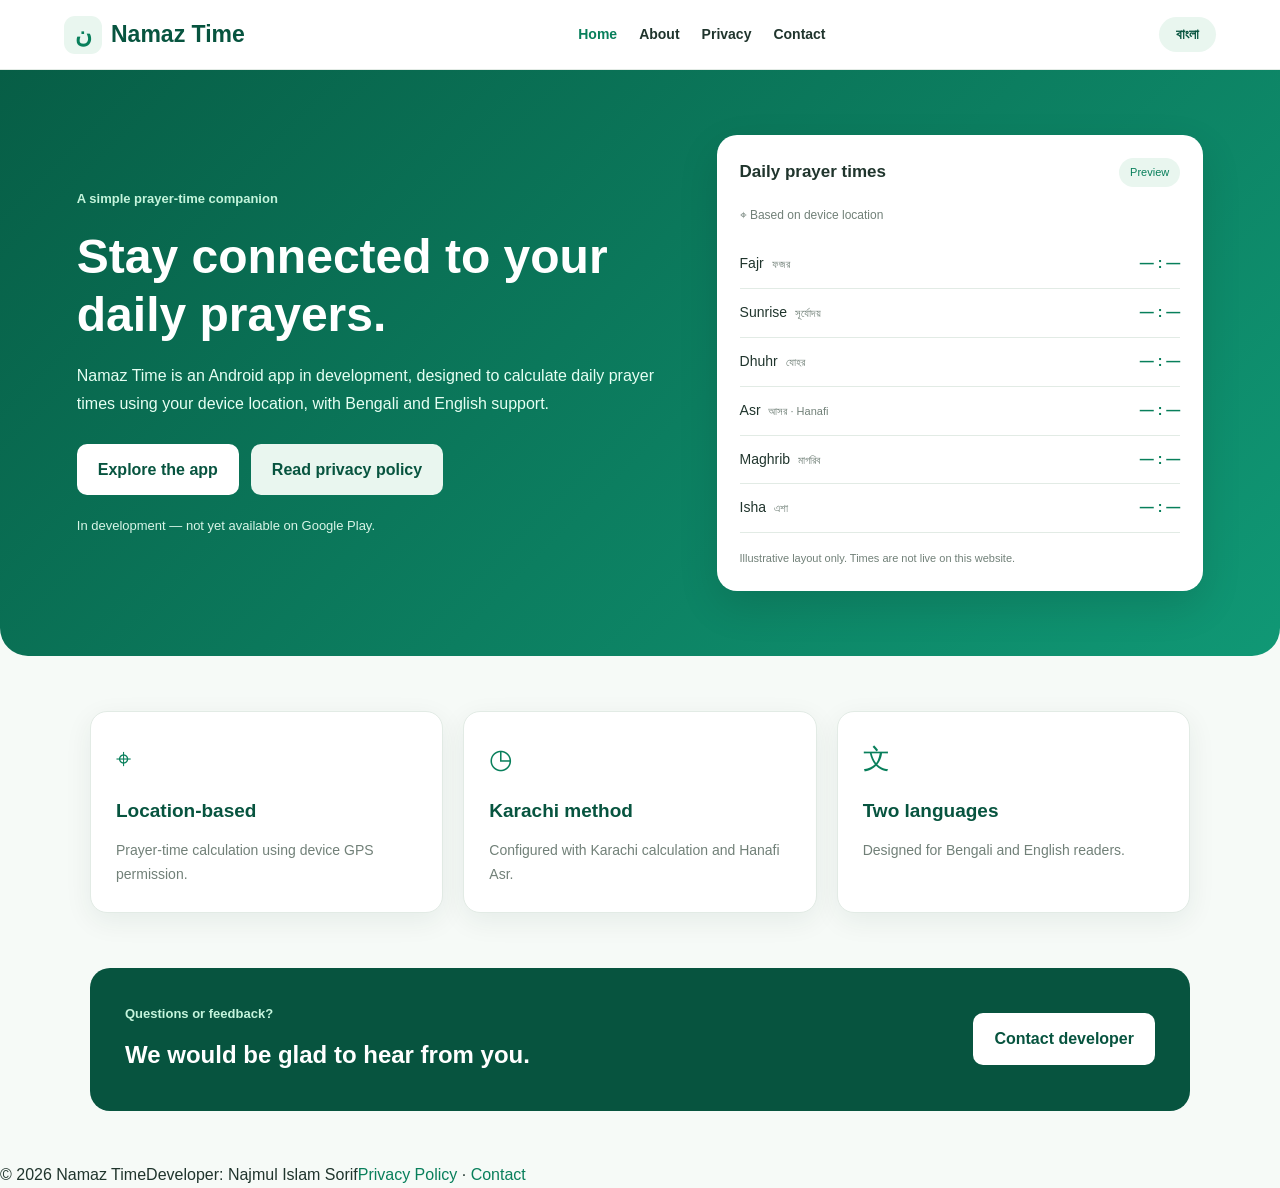
<file: index.html>
<!doctype html><html lang="en"><head><meta charset="utf-8"><meta name="viewport" content="width=device-width,initial-scale=1"><meta name="description" content="Namaz Time — GPS-based prayer times with Karachi calculation method and Hanafi Asr, in Bengali and English."><meta name="theme-color" content="#0d4a3d"><link rel="stylesheet" href="styles.css"><title>Namaz Time — Prayer Times Made Simple</title>
<meta property="og:title" content="Namaz Time — Prayer Times Made Simple">
<meta property="og:type" content="website"><link rel="icon" type="image/svg+xml" href="favicon.svg">
  <link rel="stylesheet" href="styles.css"><script defer src="site.js"></script></head><body>
<a class="skip-link" href="#main" data-en="Skip to content" data-bn="মূল অংশে যান">Skip to content</a>
<header class="site-header"><a class="brand" href="index.html"><span class="brand-mark">ن</span>Namaz Time</a><nav aria-label="Main navigation"><a class="active" href="index.html" data-en="Home" data-bn="হোম">Home</a><a href="about.html" data-en="About" data-bn="অ্যাপ সম্পর্কে">About</a><a href="privacy.html" data-en="Privacy" data-bn="গোপনীয়তা">Privacy</a><a href="contact.html" data-en="Contact" data-bn="যোগাযোগ">Contact</a></nav><button class="lang-toggle" type="button">বাংলা</button></header>
<main id="main"><section class="hero"><div><p class="eyebrow" data-en="A simple prayer-time companion" data-bn="সহজ নামাজের সময়সূচির সঙ্গী">A simple prayer-time companion</p><h1 data-en="Stay connected to your daily prayers." data-bn="প্রতিদিনের নামাজের সময় জেনে থাকুন।">Stay connected to your daily prayers.</h1><p class="lead" data-en="Namaz Time is an Android app in development, designed to calculate daily prayer times using your device location, with Bengali and English support." data-bn="Namaz Time একটি নির্মাণাধীন Android অ্যাপ। এটি আপনার ডিভাইসের অবস্থান ব্যবহার করে দৈনিক নামাজের সময় হিসাব করার জন্য তৈরি হচ্ছে; বাংলা ও ইংরেজি—দুই ভাষাই থাকবে।">Namaz Time is an Android app in development, designed to calculate daily prayer times using your device location, with Bengali and English support.</p><div class="actions"><a class="button primary" href="about.html" data-en="Explore the app" data-bn="অ্যাপ সম্পর্কে জানুন">Explore the app</a><a class="button secondary" href="privacy.html" data-en="Read privacy policy" data-bn="গোপনীয়তা নীতি পড়ুন">Read privacy policy</a></div><p class="status"><i></i><span data-en="In development — not yet available on Google Play." data-bn="এখনো নির্মাণাধীন — Google Play-তে প্রকাশিত হয়নি।">In development — not yet available on Google Play.</span></p></div><div class="prayer-card"><div class="card-top"><b data-en="Daily prayer times" data-bn="দৈনিক নামাজের সময়">Daily prayer times</b><span class="pill" data-en="Preview" data-bn="নমুনা">Preview</span></div><p class="location">⌖ <span data-en="Based on device location" data-bn="ডিভাইসের অবস্থান অনুযায়ী">Based on device location</span></p><div class="prayer-row"><span>Fajr <small>ফজর</small></span><b>— : —</b></div><div class="prayer-row"><span>Sunrise <small>সূর্যোদয়</small></span><b>— : —</b></div><div class="prayer-row"><span>Dhuhr <small>যোহর</small></span><b>— : —</b></div><div class="prayer-row"><span>Asr <small>আসর · Hanafi</small></span><b>— : —</b></div><div class="prayer-row"><span>Maghrib <small>মাগরিব</small></span><b>— : —</b></div><div class="prayer-row"><span>Isha <small>এশা</small></span><b>— : —</b></div><p class="preview" data-en="Illustrative layout only. Times are not live on this website." data-bn="এটি শুধু ডিজাইনের নমুনা। এই ওয়েবসাইটে লাইভ সময় দেখানো হচ্ছে না।">Illustrative layout only. Times are not live on this website.</p></div></section>
<section class="features"><article><span>⌖</span><h2 data-en="Location-based" data-bn="অবস্থানভিত্তিক">Location-based</h2><p data-en="Prayer-time calculation using device GPS permission." data-bn="ডিভাইসের GPS অনুমতি নিয়ে নামাজের সময় হিসাব।">Prayer-time calculation using device GPS permission.</p></article><article><span>◷</span><h2 data-en="Karachi method" data-bn="করাচি পদ্ধতি">Karachi method</h2><p data-en="Configured with Karachi calculation and Hanafi Asr." data-bn="করাচি ক্যালকুলেশন পদ্ধতি এবং হানাফি আসর সেটিং।">Configured with Karachi calculation and Hanafi Asr.</p></article><article><span>文</span><h2 data-en="Two languages" data-bn="দুই ভাষা">Two languages</h2><p data-en="Designed for Bengali and English readers." data-bn="বাংলা ও ইংরেজি ভাষাভাষীদের জন্য তৈরি।">Designed for Bengali and English readers.</p></article></section><section class="cta"><div><p class="eyebrow" data-en="Questions or feedback?" data-bn="প্রশ্ন বা মতামত আছে?">Questions or feedback?</p><h2 data-en="We would be glad to hear from you." data-bn="আপনার মতামত জানাতে পারেন।">We would be glad to hear from you.</h2></div><a class="button light" href="contact.html" data-en="Contact developer" data-bn="ডেভেলপারের সাথে যোগাযোগ">Contact developer</a></section></main>
<footer><span>© <span id="year">2026</span> Namaz Time</span><span>Developer: Najmul Islam Sorif</span><span><a href="privacy.html">Privacy Policy</a> · <a href="contact.html">Contact</a></span></footer><script src="site.js"></script></body></html>
</file>
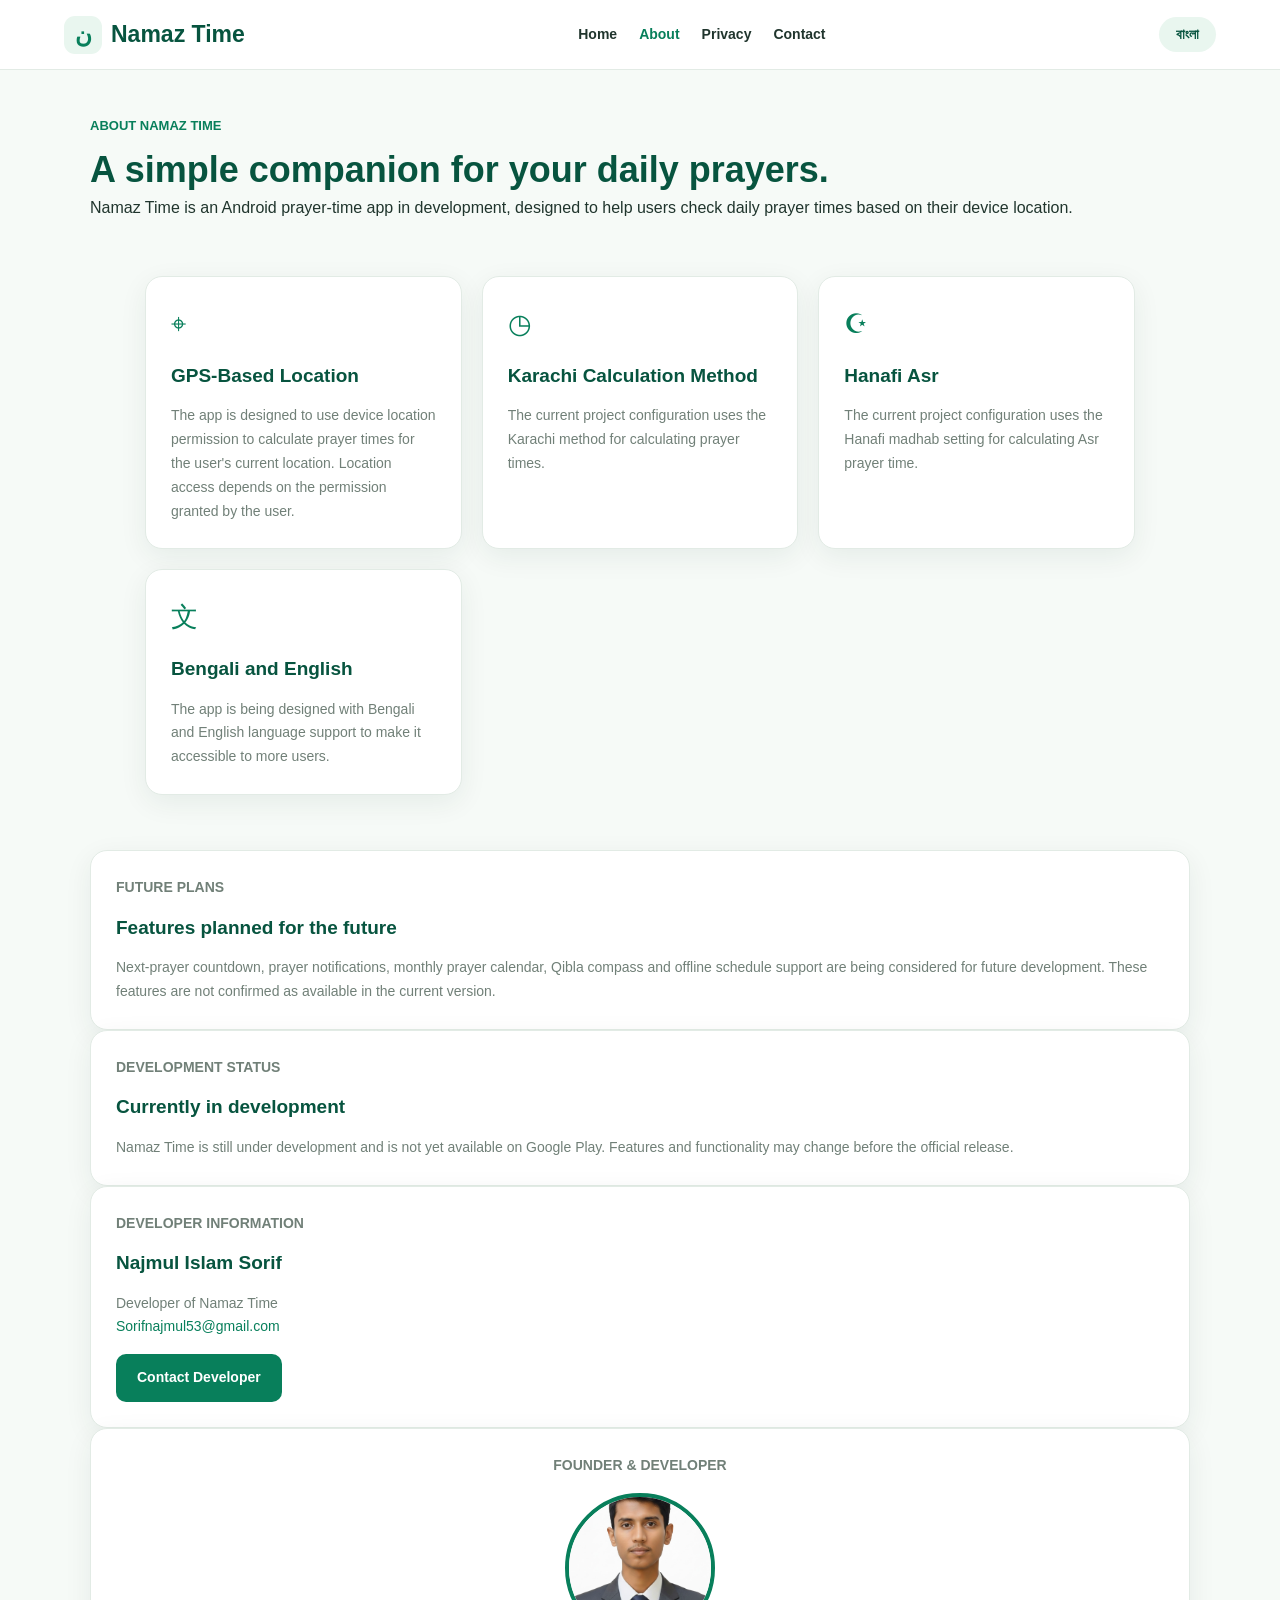
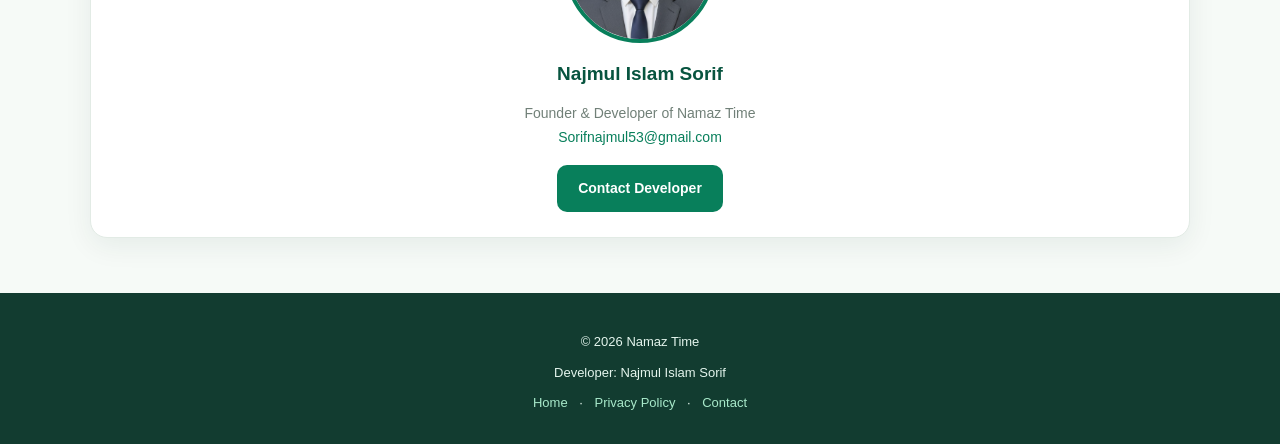
<file: about.html>
<!doctype html>
<html lang="en">
<head>
<meta charset="utf-8">
<meta name="viewport" content="width=device-width,initial-scale=1">
<meta name="description" content="Learn about Namaz Time, its GPS-based prayer-time calculation, Karachi method, Hanafi Asr and language support.">
<meta name="theme-color" content="#0d4a3d">
<title>About the App — Namaz Time</title>
<meta property="og:title" content="About — Namaz Time">
<meta property="og:type" content="website">
<link rel="icon" type="image/svg+xml" href="favicon.svg">
<link rel="stylesheet" href="styles.css">
<script defer src="site.js"></script>
</head>

<body>

<a class="skip-link" href="#main"
data-en="Skip to content"
data-bn="মূল অংশে যান">Skip to content</a>

<header class="site-header">
<a class="brand" href="index.html">
<span class="brand-mark">ن</span>
Namaz Time
</a>

<nav aria-label="Main navigation">
<a href="index.html" data-en="Home" data-bn="হোম">Home</a>
<a class="active" href="about.html" data-en="About" data-bn="অ্যাপ সম্পর্কে">About</a>
<a href="privacy.html" data-en="Privacy" data-bn="গোপনীয়তা">Privacy</a>
<a href="contact.html" data-en="Contact" data-bn="যোগাযোগ">Contact</a>
</nav>

<button class="lang-toggle" type="button">বাংলা</button>
</header>

<main id="main" class="page-main">

<section class="page-heading">
<p class="eyebrow"
data-en="ABOUT NAMAZ TIME"
data-bn="NAMAZ TIME সম্পর্কে">ABOUT NAMAZ TIME</p>

<h1 data-en="A simple companion for your daily prayers."
data-bn="প্রতিদিনের নামাজের জন্য একটি সহজ সঙ্গী।">
A simple companion for your daily prayers.
</h1>

<p class="lead"
data-en="Namaz Time is an Android prayer-time app in development, designed to help users check daily prayer times based on their device location."
data-bn="Namaz Time একটি নির্মাণাধীন Android নামাজের সময়সূচির অ্যাপ। ডিভাইসের অবস্থানের ভিত্তিতে দৈনিক নামাজের সময় জানতে এটি তৈরি করা হচ্ছে।">
Namaz Time is an Android prayer-time app in development, designed to help users check daily prayer times based on their device location.
</p>
</section>

<section class="features">

<article>
<span>⌖</span>
<h2 data-en="GPS-Based Location"
data-bn="GPS-ভিত্তিক অবস্থান">GPS-Based Location</h2>
<p data-en="The app is designed to use device location permission to calculate prayer times for the user's current location. Location access depends on the permission granted by the user."
data-bn="ব্যবহারকারীর বর্তমান অবস্থানের জন্য নামাজের সময় হিসাব করতে অ্যাপটি ডিভাইসের লোকেশন অনুমতি ব্যবহার করার জন্য তৈরি হচ্ছে। লোকেশন ব্যবহারের বিষয়টি ব্যবহারকারীর দেওয়া অনুমতির ওপর নির্ভর করবে।">
The app is designed to use device location permission to calculate prayer times for the user's current location. Location access depends on the permission granted by the user.
</p>
</article>

<article>
<span>◷</span>
<h2 data-en="Karachi Calculation Method"
data-bn="করাচি ক্যালকুলেশন পদ্ধতি">Karachi Calculation Method</h2>
<p data-en="The current project configuration uses the Karachi method for calculating prayer times."
data-bn="বর্তমান প্রজেক্টের সেটিংসে নামাজের সময় হিসাবের জন্য করাচি পদ্ধতি ব্যবহার করা হয়েছে।">
The current project configuration uses the Karachi method for calculating prayer times.
</p>
</article>

<article>
<span>☪</span>
<h2 data-en="Hanafi Asr"
data-bn="হানাফি আসর">Hanafi Asr</h2>
<p data-en="The current project configuration uses the Hanafi madhab setting for calculating Asr prayer time."
data-bn="বর্তমান প্রজেক্টে আসরের নামাজের সময় হিসাবের জন্য হানাফি মাযহাবের সেটিং ব্যবহার করা হয়েছে।">
The current project configuration uses the Hanafi madhab setting for calculating Asr prayer time.
</p>
</article>

<article>
<span>文</span>
<h2 data-en="Bengali and English"
data-bn="বাংলা ও ইংরেজি">Bengali and English</h2>
<p data-en="The app is being designed with Bengali and English language support to make it accessible to more users."
data-bn="আরও বেশি ব্যবহারকারীর সুবিধার জন্য অ্যাপটিতে বাংলা ও ইংরেজি ভাষার সাপোর্ট রাখা হচ্ছে।">
The app is being designed with Bengali and English language support to make it accessible to more users.
</p>
</article>

</section>

<section class="card">
<p class="eyebrow"
data-en="FUTURE PLANS"
data-bn="ভবিষ্যৎ পরিকল্পনা">FUTURE PLANS</p>

<h2 data-en="Features planned for the future"
data-bn="ভবিষ্যতে যুক্ত করার পরিকল্পিত ফিচার">
Features planned for the future
</h2>

<p data-en="Next-prayer countdown, prayer notifications, monthly prayer calendar, Qibla compass and offline schedule support are being considered for future development. These features are not confirmed as available in the current version."
data-bn="পরবর্তী নামাজের কাউন্টডাউন, নামাজের নোটিফিকেশন, মাসিক নামাজের ক্যালেন্ডার, কিবলা কম্পাস এবং অফলাইন সময়সূচি ভবিষ্যতে যুক্ত করার পরিকল্পনায় রয়েছে। এগুলো বর্তমান সংস্করণে চালু ফিচার হিসেবে নিশ্চিত নয়।">
Next-prayer countdown, prayer notifications, monthly prayer calendar, Qibla compass and offline schedule support are being considered for future development. These features are not confirmed as available in the current version.
</p>
</section>

<section class="card">
<p class="eyebrow"
data-en="DEVELOPMENT STATUS"
data-bn="নির্মাণের অবস্থা">DEVELOPMENT STATUS</p>

<h2 data-en="Currently in development"
data-bn="বর্তমানে নির্মাণাধীন">Currently in development</h2>

<p data-en="Namaz Time is still under development and is not yet available on Google Play. Features and functionality may change before the official release."
data-bn="Namaz Time এখনো নির্মাণাধীন এবং Google Play-তে প্রকাশিত হয়নি। অফিসিয়াল প্রকাশের আগে ফিচার ও কার্যকারিতায় পরিবর্তন হতে পারে।">
Namaz Time is still under development and is not yet available on Google Play. Features and functionality may change before the official release.
</p>
</section>
<section class="card">
<p class="eyebrow"
data-en="DEVELOPER INFORMATION"
data-bn="ডেভেলপারের তথ্য">DEVELOPER INFORMATION</p>

<h2>Najmul Islam Sorif</h2>

<p data-en="Developer of Namaz Time"
data-bn="Namaz Time অ্যাপের ডেভেলপার">
Developer of Namaz Time
</p>

<p>
<a href="mailto:Sorifnajmul53@gmail.com">
Sorifnajmul53@gmail.com
</a>
</p>

<p style="margin-top:15px">
<a class="button primary" href="contact.html"
data-en="Contact Developer"
data-bn="ডেভেলপারের সাথে যোগাযোগ">
Contact Developer
</a>
</p>
</section>

<section class="card" style="text-align:center">

<p class="eyebrow"
data-en="FOUNDER & DEVELOPER"
data-bn="প্রতিষ্ঠাতা ও ডেভেলপার">
FOUNDER & DEVELOPER
</p>

<img
src="1764591651197.jpeg"
alt="Najmul Islam Sorif - Founder and Developer of Namaz Time"
style="width:150px;height:150px;object-fit:cover;border-radius:50%;border:4px solid #087f5b;margin:15px auto;display:block"
>

<h2>Najmul Islam Sorif</h2>

<p data-en="Founder & Developer of Namaz Time"
data-bn="Namaz Time-এর প্রতিষ্ঠাতা ও ডেভেলপার">
Founder & Developer of Namaz Time
</p>

<p>
<a href="mailto:Sorifnajmul53@gmail.com">
Sorifnajmul53@gmail.com
</a>
</p>

<p style="margin-top:15px">
<a class="button primary" href="contact.html"
data-en="Contact Developer"
data-bn="ডেভেলপারের সাথে যোগাযোগ">
Contact Developer
</a>
</p>

</section>

</main>

<footer class="site-footer">
<p>© 2026 Namaz Time</p>
<p>Developer: Najmul Islam Sorif</p>
<p>
<a href="index.html">Home</a> ·
<a href="privacy.html">Privacy Policy</a> ·
<a href="contact.html">Contact</a>
</p>
</footer>

</body>
</html>
</file>
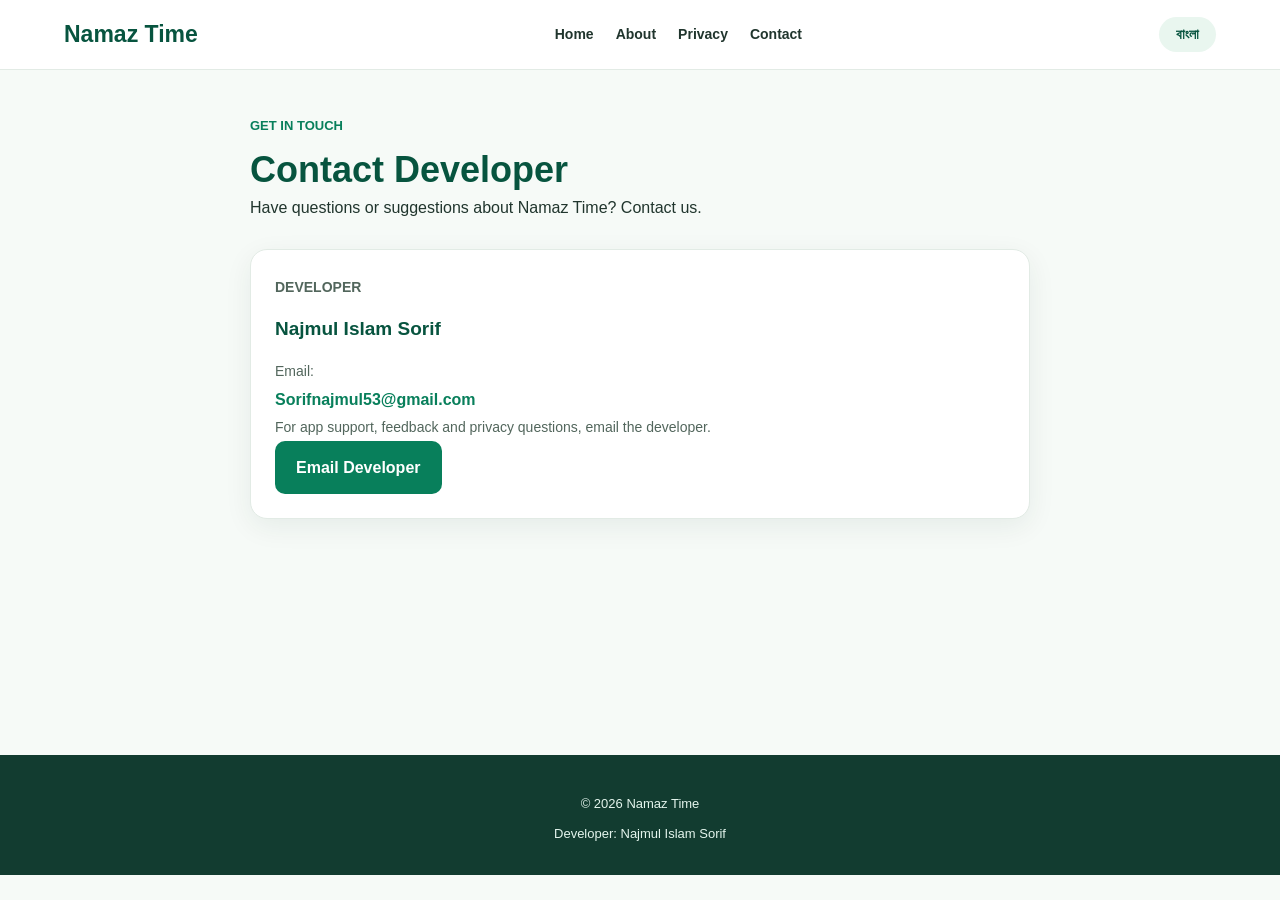
<file: contact.html>
<!DOCTYPE html>

<html lang="en">

<head>

  <meta charset="UTF-8">

  <meta name="viewport" content="width=device-width, initial-scale=1">

  <title>Contact Developer | Namaz Time</title>

  <meta name="description" content="Contact the Namaz Time app developer.">

  <link rel="stylesheet" href="styles.css">

  <script defer src="site.js"></script>

</head>

<body>

<header class="site-header">

  <a class="brand" href="index.html">Namaz Time</a>

  <nav>

    <a href="index.html">Home</a>

    <a href="about.html">About</a>

    <a href="privacy.html">Privacy</a>

    <a href="contact.html">Contact</a>

  </nav>

  <button class="lang-toggle" type="button">বাংলা</button>

</header>

<main class="page-main narrow">

  <section class="page-heading">

    <p class="eyebrow">GET IN TOUCH</p>

    <h1 data-en="Contact Developer"

        data-bn="ডেভেলপারের সাথে যোগাযোগ">

      Contact Developer

    </h1>

    <p data-en="Have questions or suggestions about Namaz Time? Contact us."

       data-bn="Namaz Time সম্পর্কে প্রশ্ন বা পরামর্শ থাকলে যোগাযোগ করুন।">

      Have questions or suggestions about Namaz Time? Contact us.

    </p>

  </section>

  <section class="policy-section">

    <p class="eyebrow">DEVELOPER</p>

    <h2>Najmul Islam Sorif</h2>

    <p>Email:</p>

    <a href="mailto:Sorifnajmul53@gmail.com">

      Sorifnajmul53@gmail.com

    </a>

    <p data-en="For app support, feedback and privacy questions, email the developer."

       data-bn="অ্যাপের সহায়তা, মতামত ও গোপনীয়তা সংক্রান্ত প্রশ্নে ইমেইল করুন।">

      For app support, feedback and privacy questions,

      email the developer.

    </p>

    <a class="button primary"

       href="mailto:Sorifnajmul53@gmail.com">

      Email Developer

    </a>

  </section>

</main>

<footer class="site-footer">

  <p>© 2026 Namaz Time</p>

  <p>Developer: Najmul Islam Sorif</p>

</footer>

</body>

</html>
</file>
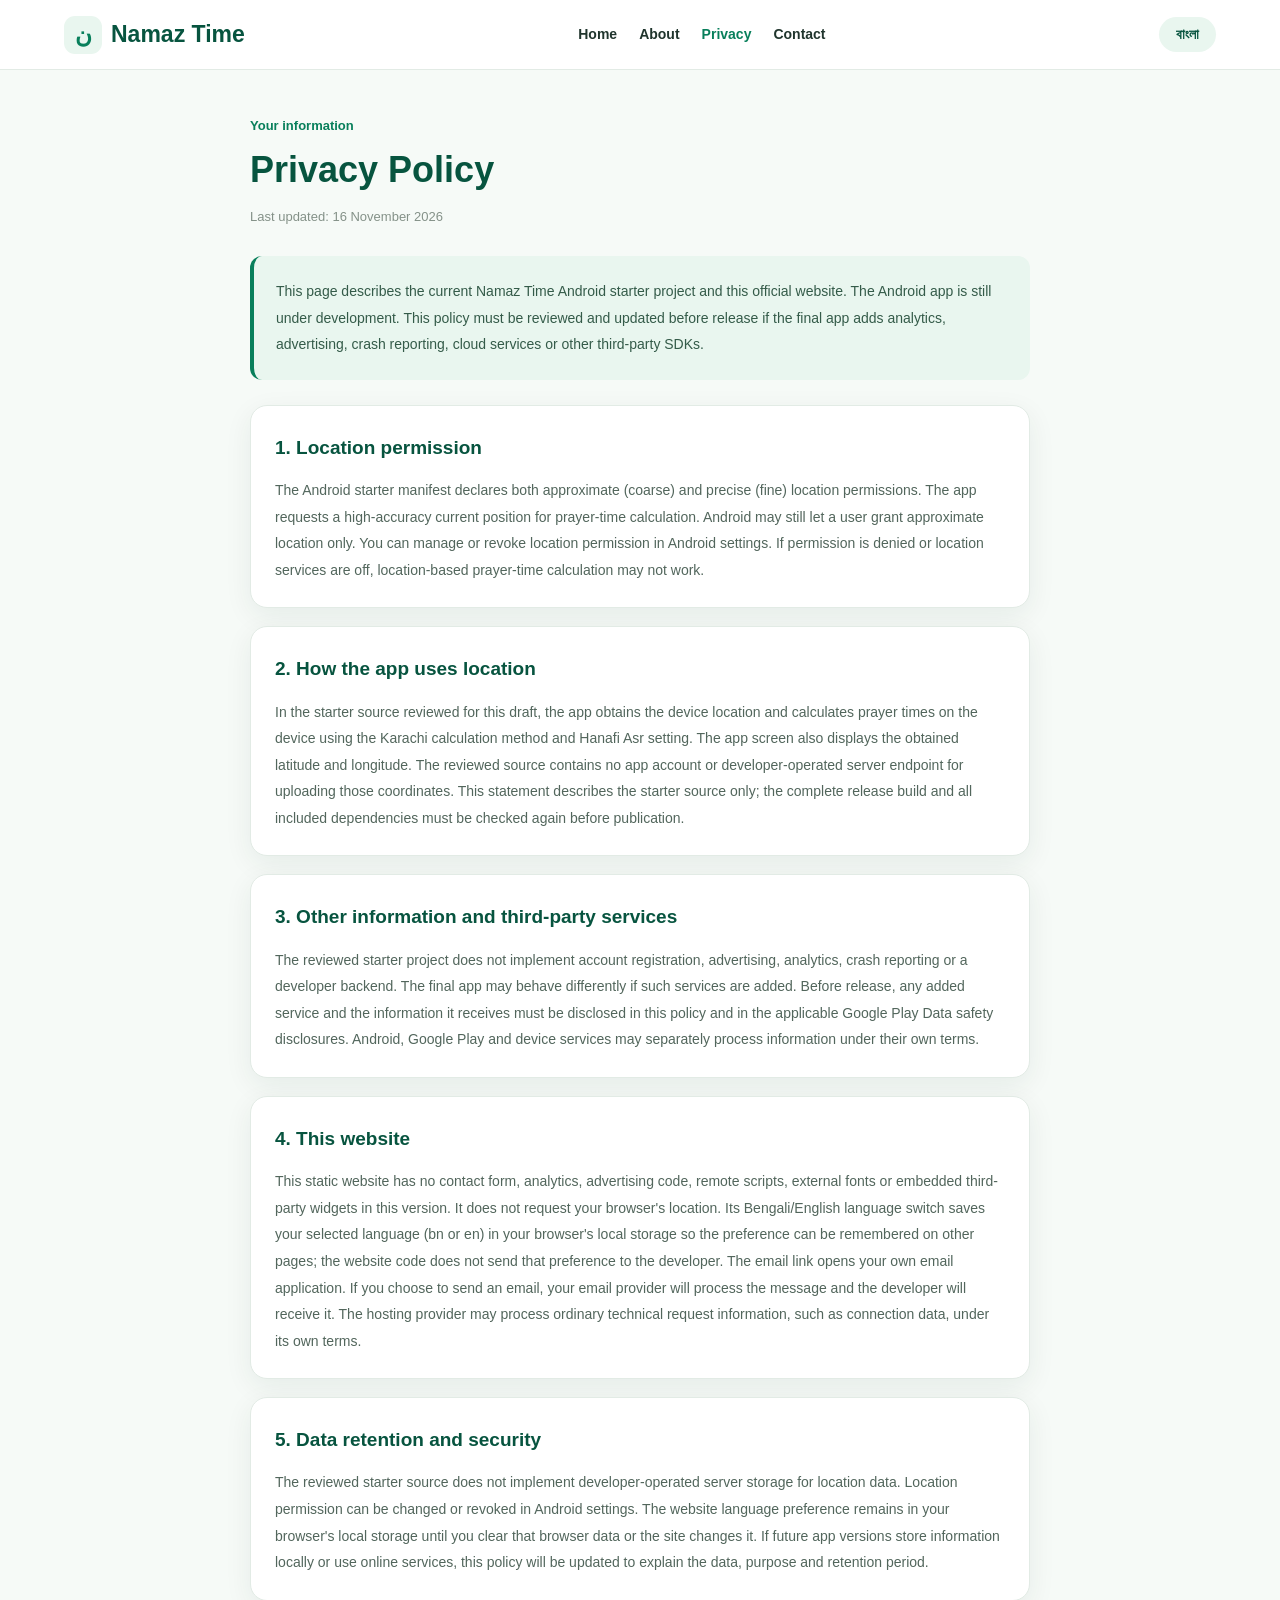
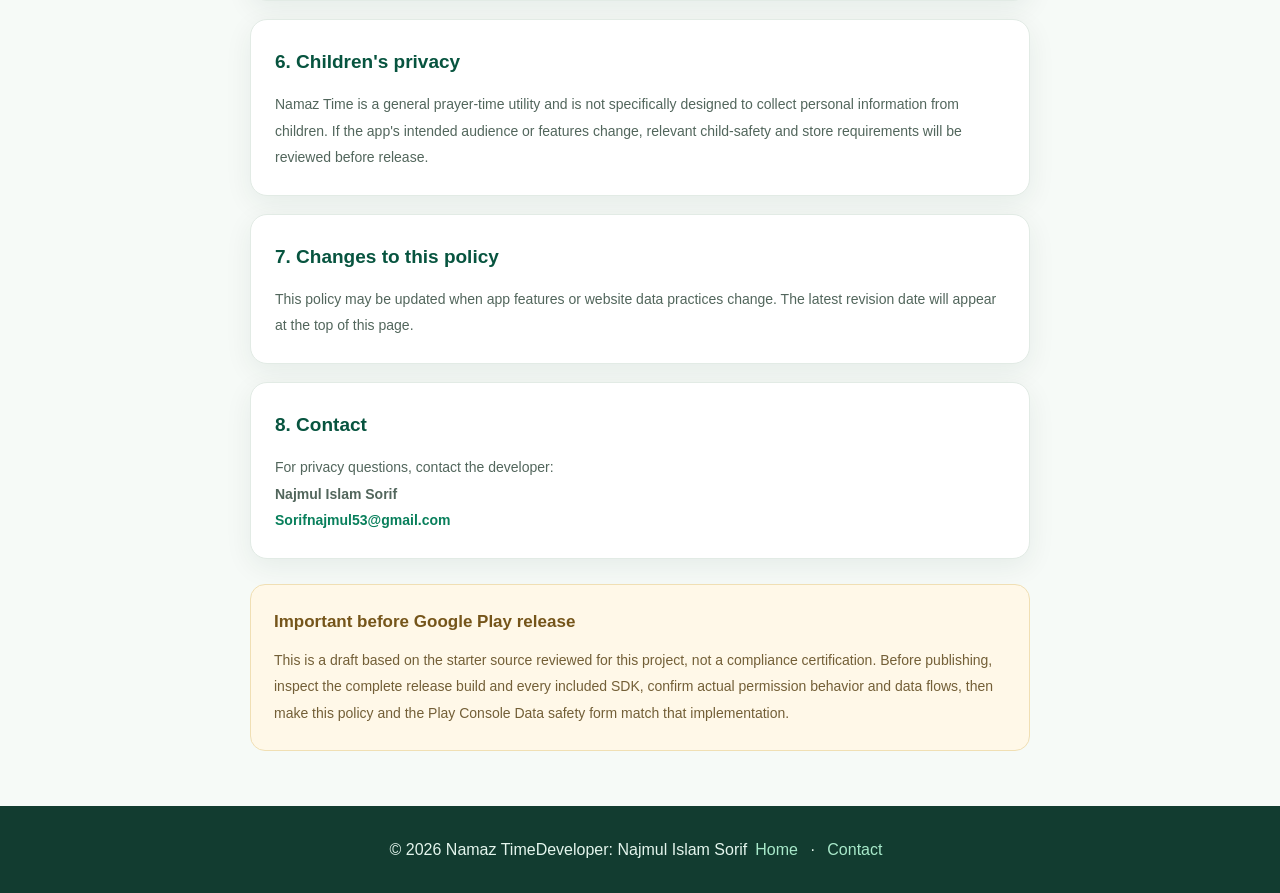
<file: privacy.html>
<!doctype html>
<html lang="en">
<head>
  <meta charset="utf-8"><meta name="viewport" content="width=device-width, initial-scale=1">
  <meta name="description" content="Privacy Policy for the Namaz Time Android app and official website.">
  <meta name="theme-color" content="#0d4a3d"><title>Privacy Policy — Namaz Time</title>
<meta property="og:title" content="Privacy Policy — Namaz Time">
<meta property="og:type" content="website">
  <link rel="icon" type="image/svg+xml" href="favicon.svg">
  <link rel="stylesheet" href="styles.css"><script defer src="site.js"></script>
</head>
<body>
<a class="skip-link" href="#main" data-en="Skip to content" data-bn="মূল অংশে যান">Skip to content</a>
<header class="site-header">
  <a class="brand" href="index.html"><span class="brand-mark">ن</span><span>Namaz Time</span></a>
  <nav aria-label="Main navigation"><a href="index.html" data-en="Home" data-bn="হোম">Home</a><a href="about.html" data-en="About" data-bn="অ্যাপ সম্পর্কে">About</a><a class="active" href="privacy.html" data-en="Privacy" data-bn="গোপনীয়তা">Privacy</a><a href="contact.html" data-en="Contact" data-bn="যোগাযোগ">Contact</a></nav>
  <button class="lang-toggle" type="button" aria-label="Switch language">বাংলা</button>
</header>
<main id="main" class="page-main narrow">
  <section class="page-heading"><p class="eyebrow" data-en="Your information" data-bn="আপনার তথ্য">Your information</p><h1 data-en="Privacy Policy" data-bn="গোপনীয়তা নীতি">Privacy Policy</h1><p class="muted">Last updated: 16 November 2026</p></section>
  <div class="policy-intro"><p data-en="This page describes the current Namaz Time Android starter project and this official website. The Android app is still under development. This policy must be reviewed and updated before release if the final app adds analytics, advertising, crash reporting, cloud services or other third-party SDKs." data-bn="এই পৃষ্ঠায় Namaz Time Android অ্যাপের বর্তমান প্রাথমিক কোড এবং অফিসিয়াল ওয়েবসাইটের তথ্য দেওয়া হয়েছে। Android অ্যাপটি এখনো নির্মাণাধীন। চূড়ান্ত অ্যাপে অ্যানালিটিক্স, বিজ্ঞাপন, ক্র্যাশ রিপোর্টিং, ক্লাউড সেবা বা অন্য কোনো তৃতীয় পক্ষের SDK যুক্ত হলে প্রকাশের আগে এই নীতি সংশোধন করতে হবে।">This page describes the current Namaz Time Android starter project and this official website. The Android app is still under development. This policy must be reviewed and updated before release if the final app adds analytics, advertising, crash reporting, cloud services or other third-party SDKs.</p></div>
  <section class="policy-section"><h2 data-en="1. Location permission" data-bn="১. লোকেশন অনুমতি">1. Location permission</h2><p data-en="The Android starter manifest declares both approximate (coarse) and precise (fine) location permissions. The app requests a high-accuracy current position for prayer-time calculation. Android may still let a user grant approximate location only. You can manage or revoke location permission in Android settings. If permission is denied or location services are off, location-based prayer-time calculation may not work." data-bn="Android প্রাথমিক কোডের manifest-এ approximate (coarse) ও precise (fine)—দুই ধরনের location permission ঘোষণা করা আছে। নামাজের সময় হিসাবের জন্য অ্যাপটি high-accuracy current position চায়। তবে Android ব্যবহারকারীকে শুধু approximate location দেওয়ার সুযোগও দিতে পারে। Android সেটিংস থেকে লোকেশন অনুমতি নিয়ন্ত্রণ বা বন্ধ করতে পারবেন। অনুমতি না দিলে বা Location Services বন্ধ থাকলে অবস্থানভিত্তিক সময় হিসাব কাজ নাও করতে পারে।">The Android starter manifest declares both approximate (coarse) and precise (fine) location permissions. The app requests a high-accuracy current position for prayer-time calculation. Android may still let a user grant approximate location only. You can manage or revoke location permission in Android settings. If permission is denied or location services are off, location-based prayer-time calculation may not work.</p></section>
  <section class="policy-section"><h2 data-en="2. How the app uses location" data-bn="২. অ্যাপে লোকেশনের ব্যবহার">2. How the app uses location</h2><p data-en="In the starter source reviewed for this draft, the app obtains the device location and calculates prayer times on the device using the Karachi calculation method and Hanafi Asr setting. The app screen also displays the obtained latitude and longitude. The reviewed source contains no app account or developer-operated server endpoint for uploading those coordinates. This statement describes the starter source only; the complete release build and all included dependencies must be checked again before publication." data-bn="এই খসড়ার জন্য পরীক্ষা করা প্রাথমিক কোডে অ্যাপটি ডিভাইসের লোকেশন নিয়ে করাচি পদ্ধতি ও হানাফি আসর সেটিং ব্যবহার করে ডিভাইসেই নামাজের সময় হিসাব করে। অ্যাপের স্ক্রিনে পাওয়া latitude ও longitude-ও দেখানো হয়। পরীক্ষা করা কোডে অ্যাকাউন্ট বা ডেভেলপারের পরিচালিত সার্ভারে ওই স্থানাঙ্ক আপলোড করার endpoint নেই। এই বক্তব্য শুধু প্রাথমিক কোডের জন্য; প্রকাশের আগে সম্পূর্ণ release build ও সব dependency আবার পরীক্ষা করতে হবে।">In the starter source reviewed for this draft, the app obtains the device location and calculates prayer times on the device using the Karachi calculation method and Hanafi Asr setting. The app screen also displays the obtained latitude and longitude. The reviewed source contains no app account or developer-operated server endpoint for uploading those coordinates. This statement describes the starter source only; the complete release build and all included dependencies must be checked again before publication.</p></section>
  <section class="policy-section"><h2 data-en="3. Other information and third-party services" data-bn="৩. অন্যান্য তথ্য ও তৃতীয় পক্ষের সেবা">3. Other information and third-party services</h2><p data-en="The reviewed starter project does not implement account registration, advertising, analytics, crash reporting or a developer backend. The final app may behave differently if such services are added. Before release, any added service and the information it receives must be disclosed in this policy and in the applicable Google Play Data safety disclosures. Android, Google Play and device services may separately process information under their own terms." data-bn="পরীক্ষা করা প্রাথমিক প্রজেক্টে অ্যাকাউন্ট নিবন্ধন, বিজ্ঞাপন, অ্যানালিটিক্স, ক্র্যাশ রিপোর্টিং বা ডেভেলপারের ব্যাকএন্ড নেই। ভবিষ্যতে এসব সেবা যুক্ত হলে চূড়ান্ত অ্যাপের তথ্যপ্রক্রিয়াকরণ ভিন্ন হতে পারে। প্রকাশের আগে যুক্ত করা প্রতিটি সেবা ও সেটি কী তথ্য পায় তা এই নীতি এবং Google Play-এর প্রযোজ্য Data safety তথ্যে জানাতে হবে। Android, Google Play এবং ডিভাইসের সেবাগুলো তাদের নিজস্ব শর্তে আলাদাভাবে তথ্য প্রক্রিয়া করতে পারে।">The reviewed starter project does not implement account registration, advertising, analytics, crash reporting or a developer backend. The final app may behave differently if such services are added. Before release, any added service and the information it receives must be disclosed in this policy and in the applicable Google Play Data safety disclosures. Android, Google Play and device services may separately process information under their own terms.</p></section>
  <section class="policy-section"><h2 data-en="4. This website" data-bn="৪. এই ওয়েবসাইট">4. This website</h2><p data-en="This static website has no contact form, analytics, advertising code, remote scripts, external fonts or embedded third-party widgets in this version. It does not request your browser's location. Its Bengali/English language switch saves your selected language (bn or en) in your browser's local storage so the preference can be remembered on other pages; the website code does not send that preference to the developer. The email link opens your own email application. If you choose to send an email, your email provider will process the message and the developer will receive it. The hosting provider may process ordinary technical request information, such as connection data, under its own terms." data-bn="এই সাধারণ ওয়েবসাইটের বর্তমান সংস্করণে contact form, analytics, বিজ্ঞাপনের কোড, remote script, external font বা embedded third-party widget নেই। ওয়েবসাইটটি browser location চায় না। বাংলা/English ভাষা পরিবর্তনের সুবিধাটি আপনার পছন্দের ভাষা (bn বা en) browser local storage-এ রাখে, যাতে অন্য পেজেও পছন্দটি মনে থাকে; ওয়েবসাইটের কোড এই পছন্দ ডেভেলপারের কাছে পাঠায় না। ইমেইল লিংক আপনার নিজের ইমেইল অ্যাপ খোলে। আপনি ইমেইল পাঠালে আপনার email provider বার্তাটি প্রক্রিয়া করবে এবং ডেভেলপার সেটি পাবেন। হোস্টিং সেবা তাদের নিজস্ব শর্ত অনুযায়ী connection data-এর মতো সাধারণ প্রযুক্তিগত request তথ্য প্রক্রিয়া করতে পারে।">This static website has no contact form, analytics, advertising code, remote scripts, external fonts or embedded third-party widgets in this version. It does not request your browser's location. Its Bengali/English language switch saves your selected language (bn or en) in your browser's local storage so the preference can be remembered on other pages; the website code does not send that preference to the developer. The email link opens your own email application. If you choose to send an email, your email provider will process the message and the developer will receive it. The hosting provider may process ordinary technical request information, such as connection data, under its own terms.</p></section>
  <section class="policy-section"><h2 data-en="5. Data retention and security" data-bn="৫. তথ্য সংরক্ষণ ও নিরাপত্তা">5. Data retention and security</h2><p data-en="The reviewed starter source does not implement developer-operated server storage for location data. Location permission can be changed or revoked in Android settings. The website language preference remains in your browser's local storage until you clear that browser data or the site changes it. If future app versions store information locally or use online services, this policy will be updated to explain the data, purpose and retention period." data-bn="পরীক্ষা করা প্রাথমিক কোডে লোকেশন তথ্য রাখার জন্য ডেভেলপারের পরিচালিত সার্ভার স্টোরেজ নেই। Android সেটিংস থেকে লোকেশন অনুমতি পরিবর্তন বা বন্ধ করা যায়। ওয়েবসাইটের ভাষার পছন্দ browser local storage-এ থাকে, যতক্ষণ না আপনি browser data মুছে ফেলেন বা সাইট সেটি পরিবর্তন করে। ভবিষ্যৎ অ্যাপ সংস্করণে তথ্য সংরক্ষণ বা অনলাইন সেবা ব্যবহার করা হলে কী তথ্য, কী উদ্দেশ্যে এবং কতদিন রাখা হবে তা এই নীতিতে জানানো হবে।">The reviewed starter source does not implement developer-operated server storage for location data. Location permission can be changed or revoked in Android settings. The website language preference remains in your browser's local storage until you clear that browser data or the site changes it. If future app versions store information locally or use online services, this policy will be updated to explain the data, purpose and retention period.</p></section>
  <section class="policy-section"><h2 data-en="6. Children's privacy" data-bn="৬. শিশুদের গোপনীয়তা">6. Children's privacy</h2><p data-en="Namaz Time is a general prayer-time utility and is not specifically designed to collect personal information from children. If the app's intended audience or features change, relevant child-safety and store requirements will be reviewed before release." data-bn="Namaz Time একটি সাধারণ নামাজের সময়সূচির অ্যাপ; শিশুদের ব্যক্তিগত তথ্য সংগ্রহের জন্য এটি বিশেষভাবে তৈরি নয়। অ্যাপের লক্ষ্য ব্যবহারকারী বা ফিচার পরিবর্তিত হলে প্রকাশের আগে শিশু-সুরক্ষা ও স্টোরের প্রযোজ্য শর্ত পর্যালোচনা করা হবে।">Namaz Time is a general prayer-time utility and is not specifically designed to collect personal information from children. If the app's intended audience or features change, relevant child-safety and store requirements will be reviewed before release.</p></section>
  <section class="policy-section"><h2 data-en="7. Changes to this policy" data-bn="৭. নীতির পরিবর্তন">7. Changes to this policy</h2><p data-en="This policy may be updated when app features or website data practices change. The latest revision date will appear at the top of this page." data-bn="অ্যাপের ফিচার বা ওয়েবসাইটে তথ্য ব্যবহারের নিয়ম পরিবর্তিত হলে এই নীতি হালনাগাদ করা হতে পারে। সর্বশেষ পরিবর্তনের তারিখ এই পৃষ্ঠার ওপরে দেওয়া থাকবে।">This policy may be updated when app features or website data practices change. The latest revision date will appear at the top of this page.</p></section>
  <section class="policy-section"><h2 data-en="8. Contact" data-bn="৮. যোগাযোগ">8. Contact</h2><p data-en="For privacy questions, contact the developer:" data-bn="গোপনীয়তা সংক্রান্ত প্রশ্নের জন্য ডেভেলপারের সাথে যোগাযোগ করুন:">For privacy questions, contact the developer:</p><p><strong>Najmul Islam Sorif</strong><br><a href="mailto:Sorifnajmul53@gmail.com">Sorifnajmul53@gmail.com</a></p></section>
  <div class="notice warning"><strong data-en="Important before Google Play release" data-bn="Google Play-তে প্রকাশের আগে জরুরি">Important before Google Play release</strong><p data-en="This is a draft based on the starter source reviewed for this project, not a compliance certification. Before publishing, inspect the complete release build and every included SDK, confirm actual permission behavior and data flows, then make this policy and the Play Console Data safety form match that implementation." data-bn="এটি এই প্রজেক্টের প্রাথমিক কোড পরীক্ষা করে তৈরি খসড়া—নীতিমালা-অনুমোদনের সনদ নয়। প্রকাশের আগে সম্পূর্ণ release build ও সব SDK পরীক্ষা করুন, অনুমতি ও তথ্যের প্রবাহ নিশ্চিত করুন, তারপর এই নীতি এবং Play Console-এর Data safety ফর্ম বাস্তব অ্যাপের সাথে মিলিয়ে নিন।">This is a draft based on the starter source reviewed for this project, not a compliance certification. Before publishing, inspect the complete release build and every included SDK, confirm actual permission behavior and data flows, then make this policy and the Play Console Data safety form match that implementation.</p></div>
</main>
<footer class="site-footer"><span>© 2026 Namaz Time</span><span>Developer: Najmul Islam Sorif</span><span><a href="index.html">Home</a> · <a href="contact.html">Contact</a></span></footer>
</body></html>
</file>
<file: styles.css>
/* =================================
   NAMAZ TIME - COMPLETE WEBSITE CSS
================================= */

:root {
  --green: #087f5b;
  --dark: #07543f;
  --light: #e9f6ef;
  --background: #f6faf7;
  --white: #ffffff;
  --text: #20352d;
  --muted: #718078;
  --border: #e2ebe5;
  --shadow: 0 8px 28px rgba(0,60,40,.07);
}

* {
  margin: 0;
  padding: 0;
  box-sizing: border-box;
}

html {
  scroll-behavior: smooth;
}

body {
  font-family: Arial, "Noto Sans Bengali", sans-serif;
  background: var(--background);
  color: var(--text);
  line-height: 1.7;
  font-size: 16px;
}

a {
  color: var(--green);
  text-decoration: none;
}

a:hover {
  color: var(--dark);
}

button {
  font-family: inherit;
  cursor: pointer;
}

img {
  max-width: 100%;
}

/* ACCESSIBILITY */

.skip-link {
  position: absolute;
  left: -9999px;
  top: 0;
}

.skip-link:focus {
  left: 10px;
  top: 10px;
  z-index: 999;
  background: white;
  padding: 12px;
}

/* HEADER */

.site-header {
  width: 100%;
  background: var(--white);
  padding: 15px 5%;
  display: flex;
  justify-content: space-between;
  align-items: center;
  gap: 20px;
  flex-wrap: wrap;
  border-bottom: 1px solid var(--border);
  position: sticky;
  top: 0;
  z-index: 100;
}

.brand {
  display: inline-flex;
  align-items: center;
  gap: 9px;
  color: var(--dark);
  font-size: 23px;
  font-weight: 800;
  white-space: nowrap;
  text-decoration: none;
}

.brand-mark {
  display: inline-grid;
  place-items: center;
  width: 38px;
  height: 38px;
  border-radius: 11px;
  background: var(--light);
  color: var(--green);
}

.site-header nav {
  display: flex;
  align-items: center;
  justify-content: center;
  gap: 22px;
  flex-wrap: wrap;
}

.site-header nav a {
  color: var(--text);
  font-size: 14px;
  font-weight: 600;
  text-decoration: none;
}

.site-header nav a:hover,
.site-header nav a.active {
  color: var(--green);
}

.lang-toggle {
  background: var(--light);
  color: var(--dark);
  border: 0;
  border-radius: 25px;
  padding: 9px 17px;
  font-size: 14px;
  font-weight: 700;
}

/* MAIN CONTENT */

main {
  min-height: 65vh;
}

.page-main {
  width: 90%;
  max-width: 1100px;
  margin: 45px auto;
}

.page-main.narrow {
  max-width: 780px;
}

.page-heading {
  margin-bottom: 28px;
}

.page-heading h1 {
  font-size: 36px;
  line-height: 1.3;
  color: var(--dark);
}

.eyebrow {
  color: var(--green);
  font-size: 13px;
  font-weight: 700;
  margin-bottom: 10px;
}

/* HOME HERO */

.hero {
  width: 100%;
  padding: 65px 6%;
  background: linear-gradient(135deg, #075e46, #109875);
  color: white;
  display: grid;
  grid-template-columns: 1.1fr .9fr;
  align-items: center;
  gap: 45px;
  border-radius: 0 0 28px 28px;
}

.hero .eyebrow {
  color: #c4f4dc;
}

.hero h1 {
  color: white;
  font-size: clamp(32px, 4vw, 48px);
  line-height: 1.2;
  margin: 18px 0;
}

.hero .lead {
  color: #e6fff3;
  font-size: 16px;
  line-height: 1.8;
}

.actions {
  display: flex;
  gap: 12px;
  flex-wrap: wrap;
  margin-top: 25px;
}

.button {
  display: inline-block;
  padding: 12px 21px;
  border-radius: 10px;
  font-weight: 700;
  text-align: center;
  border: none;
  text-decoration: none;
}

.button.primary {
  background: var(--green);
  color: white;
}

.hero .button.primary {
  background: white;
  color: var(--dark);
}

.button.secondary {
  background: #e9f6ef;
  color: var(--dark);
}

.button.light {
  background: white;
  color: var(--dark);
}

.button:hover {
  opacity: .88;
}

.status {
  color: #d8f5e7;
  font-size: 13px;
  margin-top: 20px;
}

/* PRAYER CARD */

.prayer-card {
  background: white;
  color: var(--text);
  border-radius: 20px;
  padding: 23px;
  box-shadow: 0 15px 40px rgba(0,0,0,.12);
  margin: 0;
}

.card-top {
  display: flex;
  justify-content: space-between;
  align-items: center;
  gap: 10px;
  margin-bottom: 18px;
  font-size: 17px;
}

.pill {
  background: var(--light);
  color: var(--green);
  border-radius: 20px;
  padding: 5px 11px;
  font-size: 11px;
}

.location {
  color: var(--muted);
  font-size: 12px;
  margin-bottom: 15px;
}

.prayer-row {
  display: flex;
  justify-content: space-between;
  align-items: center;
  padding: 12px 0;
  border-bottom: 1px solid var(--border);
  font-size: 14px;
}

.prayer-row small {
  color: var(--muted);
  font-size: 11px;
  margin-left: 4px;
}

.prayer-row b {
  color: var(--green);
  font-size: 14px;
}

.preview {
  color: var(--muted);
  font-size: 11px;
  margin-top: 16px;
}

/* FEATURES */

.features {
  width: 90%;
  max-width: 1100px;
  margin: 55px auto;
  display: grid;
  grid-template-columns: repeat(3, 1fr);
  gap: 20px;
}

.features article,
.card,
.policy-section {
  background: white;
  padding: 25px;
  border: 1px solid var(--border);
  border-radius: 17px;
  box-shadow: var(--shadow);
}

.features article > span {
  font-size: 27px;
  color: var(--green);
}

.features h2,
.card h2,
.policy-section h2 {
  color: var(--dark);
  font-size: 19px;
  margin: 12px 0;
}

.features p,
.card p,
.policy-section p {
  color: var(--muted);
  font-size: 14px;
}

/* CONTACT CTA */

.cta {
  width: 90%;
  max-width: 1100px;
  margin: 50px auto;
  padding: 35px;
  background: var(--dark);
  color: white;
  border-radius: 20px;
  display: flex;
  justify-content: space-between;
  align-items: center;
  gap: 20px;
  flex-wrap: wrap;
}

.cta h2 {
  color: white;
  font-size: 24px;
  margin-top: 8px;
}

.cta .eyebrow {
  color: #c4f4dc;
}

/* FOOTER */

.site-footer {
  background: #123c30;
  color: #e4f5ed;
  text-align: center;
  padding: 30px 15px;
  margin-top: 55px;
}

.site-footer a {
  color: #a8e9ca;
  margin: 0 8px;
}

.site-footer p {
  font-size: 13px;
  margin-top: 8px;
}

/* MOBILE DESIGN */

@media (max-width: 700px) {

  .site-header {
    position: relative;
    flex-direction: column;
    padding: 15px 10px;
    gap: 13px;
  }

  .site-header nav {
    justify-content: center;
    gap: 17px;
  }

  .site-header nav a {
    font-size: 13px;
  }

  .brand {
    font-size: 22px;
  }

  .hero {
    grid-template-columns: 1fr;
    padding: 38px 22px;
    gap: 30px;
  }

  .hero h1 {
    font-size: 32px;
  }

  .hero .lead {
    font-size: 14px;
  }

  .actions {
    flex-direction: column;
  }

  .actions .button {
    width: 100%;
  }

  .prayer-card {
    padding: 19px;
  }

  .features {
    grid-template-columns: 1fr;
    margin: 35px auto;
  }

  .cta {
    padding: 25px;
    flex-direction: column;
    align-items: flex-start;
  }

  .cta h2 {
    font-size: 21px;
  }

  .page-main {
    width: 92%;
    margin: 30px auto;
  }

  .page-heading h1 {
    font-size: 29px;
  }
}

/* SMALL PHONES */

@media (max-width: 380px) {
  .site-header nav {
    gap: 11px;
  }

  .site-header nav a {
    font-size: 12px;
  }

  .hero h1 {
    font-size: 28px;
  }
}

/* ===== PRIVACY POLICY PAGE ===== */

.page-heading .muted {
  color: #849188;
  font-size: 13px;
  margin-top: 12px;
}

.policy-intro {
  background: #e9f6ef;
  border-left: 4px solid #087f5b;
  border-radius: 12px;
  padding: 22px;
  margin-bottom: 25px;
  color: #345b49;
  font-size: 14px;
  line-height: 1.9;
}

.policy-section {
  margin-bottom: 18px;
  padding: 24px;
  line-height: 1.85;
}

.policy-section h2 {
  font-size: 19px;
  margin: 0 0 12px;
}

.policy-section p {
  font-size: 14px;
  line-height: 1.9;
  color: #52665c;
  overflow-wrap: anywhere;
}

.policy-section a {
  font-weight: 700;
}

.notice {
  background: #e9f6ef;
  border: 1px solid #cde8d9;
  border-radius: 15px;
  padding: 23px;
  margin: 25px 0;
  color: #24543f;
}

.notice strong {
  display: block;
  margin-bottom: 10px;
  font-size: 17px;
}

.notice p {
  font-size: 14px;
  line-height: 1.9;
}

.notice.warning {
  background: #fff8e8;
  border-color: #f0dfb4;
  color: #75551a;
}

.notice.warning p {
  color: #735f37;
}

@media (max-width: 700px) {
  .policy-section,
  .policy-intro,
  .notice {
    padding: 18px;
  }

  .policy-section h2 {
    font-size: 17px;
  }
}
</file>
